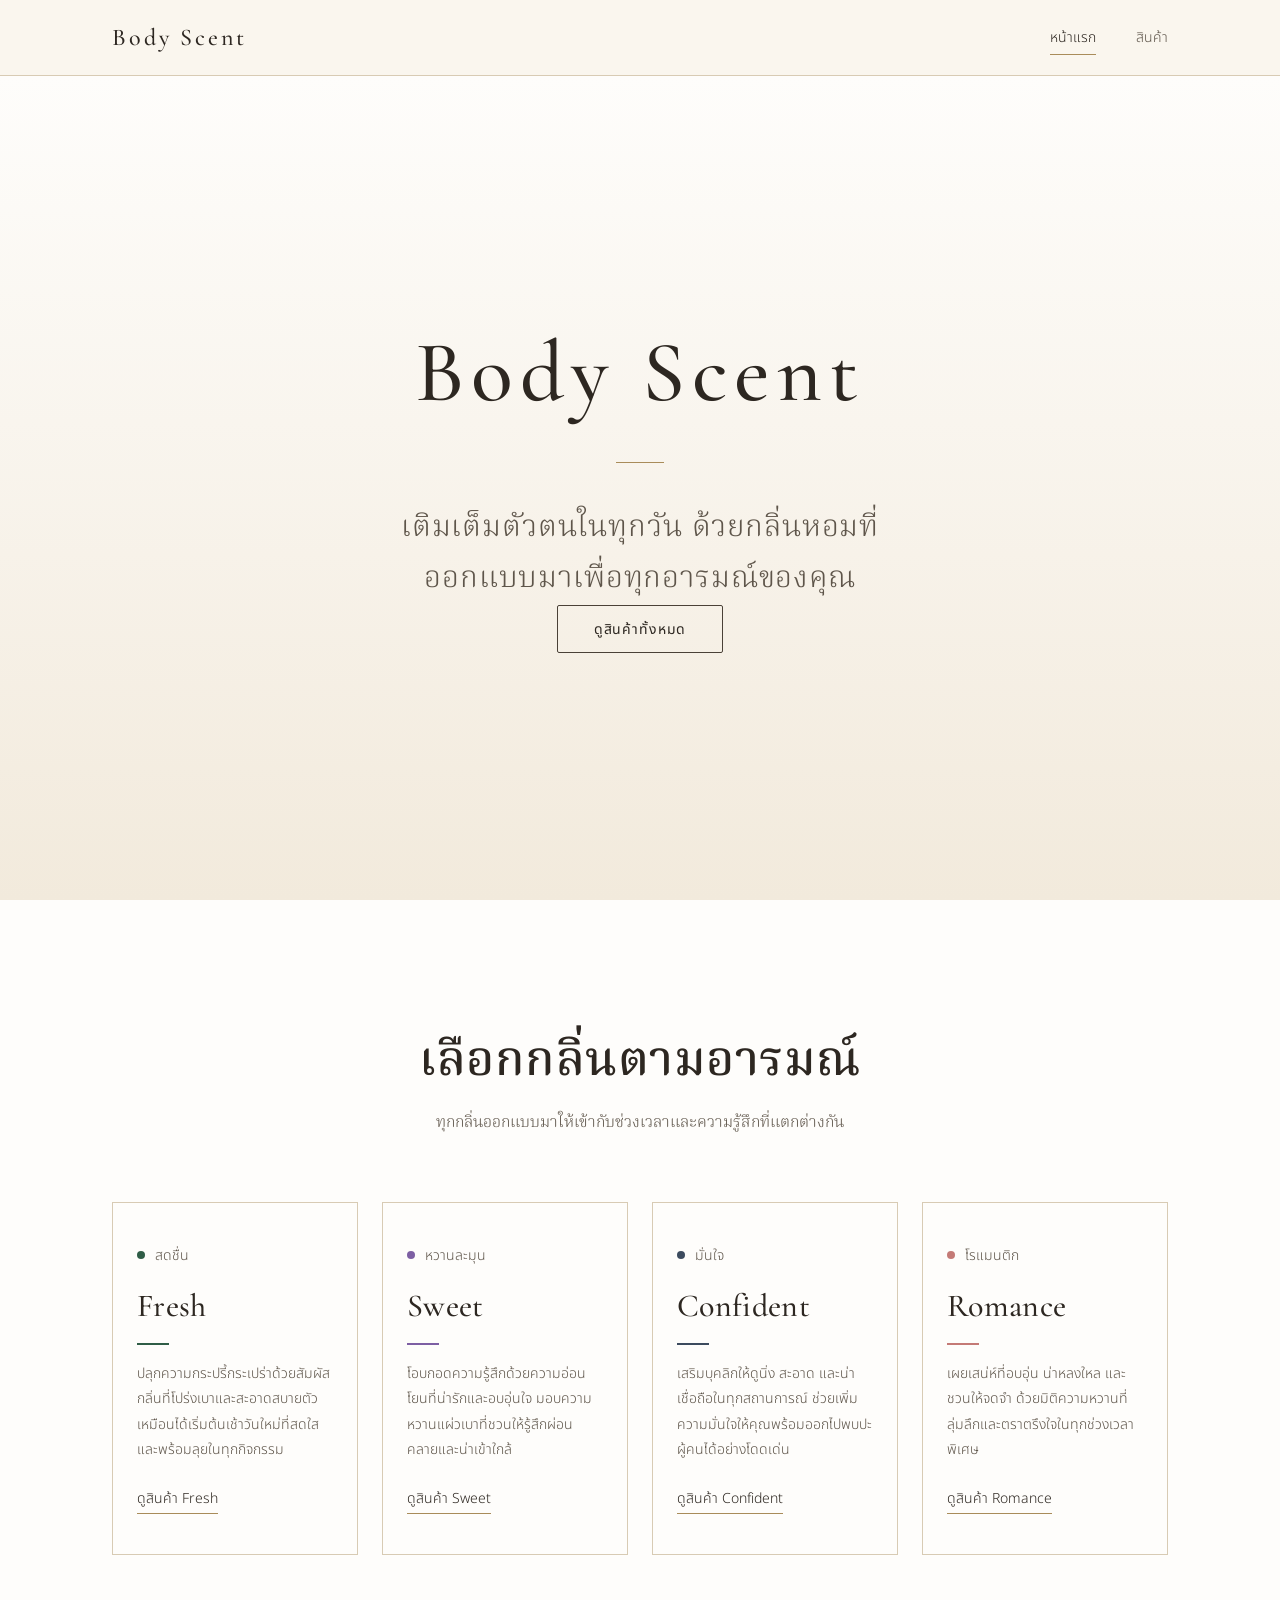
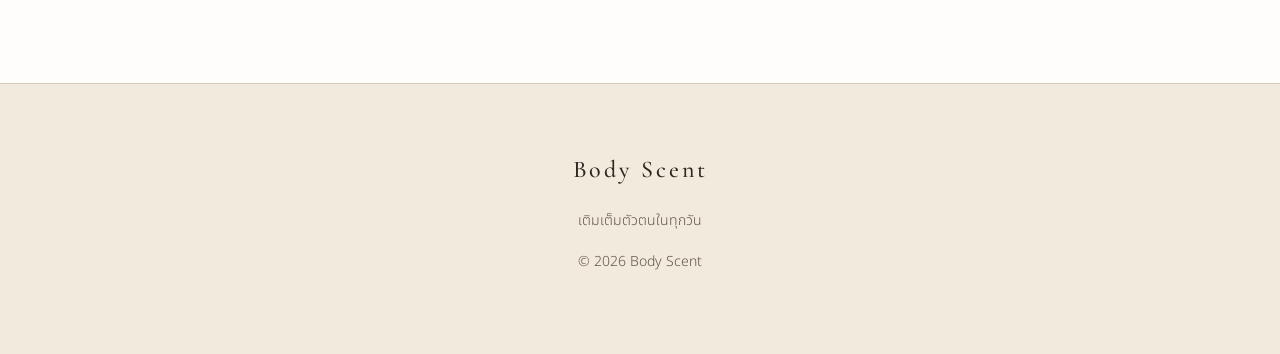
<file: index.html>
<!DOCTYPE html>
<html lang="th">
<head>
  <meta charset="UTF-8">
  <meta name="viewport" content="width=device-width, initial-scale=1">
  <title>Body Scent — น้ำหอมฉีดตัวและโรลออนสำหรับทุกอารมณ์</title>
  <meta name="description" content="Body Scent เติมเต็มตัวตนในทุกวัน ด้วยกลิ่นหอมที่ออกแบบมาเพื่อทุกอารมณ์ของคุณ">
  <link rel="stylesheet" href="style.css">
</head>
<body>

  <header class="site-header">
    <div class="container site-header__inner">
      <a class="brand" href="index.html">Body Scent</a>
      <nav class="nav" aria-label="เมนูหลัก">
        <a href="index.html" aria-current="page">หน้าแรก</a>
        <a href="product.html">สินค้า</a>
      </nav>
    </div>
  </header>

  <main>

    <section class="hero hero--full">
      <div class="container">
        <h1 class="hero__title">
          <span class="hero__brand">Body Scent</span>
          <hr class="rule">
          <span class="hero__tagline">เติมเต็มตัวตนในทุกวัน ด้วยกลิ่นหอมที่ออกแบบมาเพื่อทุกอารมณ์ของคุณ</span>
        </h1>
        <a class="btn" href="product.html">ดูสินค้าทั้งหมด</a>
      </div>
    </section>

    <section class="section section--white" id="moods">
      <div class="container">
        <div class="section__head">
          <h2>เลือกกลิ่นตามอารมณ์</h2>
          <p>ทุกกลิ่นออกแบบมาให้เข้ากับช่วงเวลาและความรู้สึกที่แตกต่างกัน</p>
        </div>

        <div class="mood-grid">

          <a class="mood-card mood--fresh" href="product.html?mood=fresh">
            <span class="mood-label"><span class="mood-dot"></span>สดชื่น</span>
            <h3>Fresh</h3>
            <span class="mood-rule"></span>
            <p>ปลุกความกระปรี้กระเปร่าด้วยสัมผัสกลิ่นที่โปร่งเบาและสะอาดสบายตัว เหมือนได้เริ่มต้นเช้าวันใหม่ที่สดใสและพร้อมลุยในทุกกิจกรรม</p>
            <span class="mood-card__cta">ดูสินค้า Fresh</span>
          </a>

          <a class="mood-card mood--sweet" href="product.html?mood=sweet">
            <span class="mood-label"><span class="mood-dot"></span>หวานละมุน</span>
            <h3>Sweet</h3>
            <span class="mood-rule"></span>
            <p>โอบกอดความรู้สึกด้วยความอ่อนโยนที่น่ารักและอบอุ่นใจ มอบความหวานแผ่วเบาที่ชวนให้รู้สึกผ่อนคลายและน่าเข้าใกล้</p>
            <span class="mood-card__cta">ดูสินค้า Sweet</span>
          </a>

          <a class="mood-card mood--confident" href="product.html?mood=confident">
            <span class="mood-label"><span class="mood-dot"></span>มั่นใจ</span>
            <h3>Confident</h3>
            <span class="mood-rule"></span>
            <p>เสริมบุคลิกให้ดูนิ่ง สะอาด และน่าเชื่อถือในทุกสถานการณ์ ช่วยเพิ่มความมั่นใจให้คุณพร้อมออกไปพบปะผู้คนได้อย่างโดดเด่น</p>
            <span class="mood-card__cta">ดูสินค้า Confident</span>
          </a>

          <a class="mood-card mood--romance" href="product.html?mood=romance">
            <span class="mood-label"><span class="mood-dot"></span>โรแมนติก</span>
            <h3>Romance</h3>
            <span class="mood-rule"></span>
            <p>เผยเสน่ห์ที่อบอุ่น น่าหลงใหล และชวนให้จดจำ ด้วยมิติความหวานที่ลุ่มลึกและตราตรึงใจในทุกช่วงเวลาพิเศษ</p>
            <span class="mood-card__cta">ดูสินค้า Romance</span>
          </a>

        </div>
      </div>
    </section>

  </main>

  <footer class="site-footer">
    <div class="container">
      <a class="brand" href="index.html">Body Scent</a>
      <p>เติมเต็มตัวตนในทุกวัน</p>
      <p>&copy; 2026 Body Scent</p>
    </div>
  </footer>

  <script src="script.js"></script>
</body>
</html>
</file>
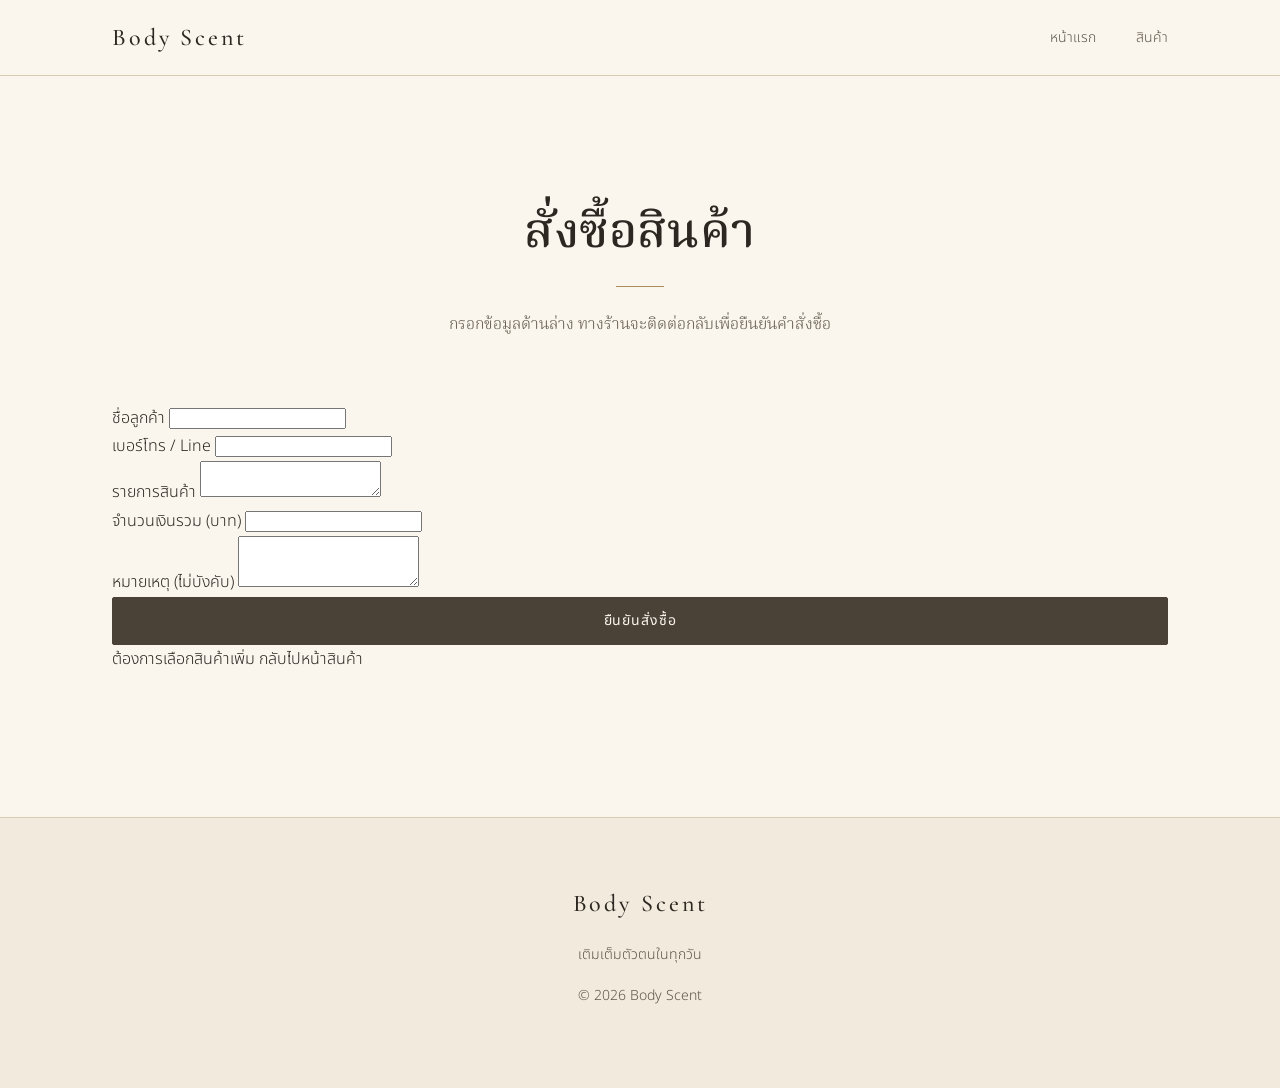
<file: order.html>
<!DOCTYPE html>
<html lang="th">
<head>
  <meta charset="UTF-8">
  <meta name="viewport" content="width=device-width, initial-scale=1">
  <title>สั่งซื้อสินค้า — Body Scent</title>
  <link rel="stylesheet" href="style.css">
</head>
<body>

  <header class="site-header">
    <div class="container site-header__inner">
      <a class="brand" href="index.html">Body Scent</a>
      <nav class="nav" aria-label="เมนูหลัก">
        <a href="index.html">หน้าแรก</a>
        <a href="product.html">สินค้า</a>
      </nav>
    </div>
  </header>

  <main>
    <section class="section">
      <div class="container">

        <div class="section__head">
          <h1 class="page-title">สั่งซื้อสินค้า</h1>
          <hr class="rule">
          <p>กรอกข้อมูลด้านล่าง ทางร้านจะติดต่อกลับเพื่อยืนยันคำสั่งซื้อ</p>
        </div>

        <form id="orderForm" class="order-form">

          <div class="field">
            <label for="customerName">ชื่อลูกค้า</label>
            <input type="text" id="customerName" name="customerName" autocomplete="name" required>
          </div>

          <div class="field">
            <label for="contact">เบอร์โทร / Line</label>
            <input type="text" id="contact" name="contact" autocomplete="tel" required>
          </div>

          <div class="field">
            <label for="items">รายการสินค้า</label>
            <textarea id="items" name="items" rows="2" required></textarea>
          </div>

          <div class="field">
            <label for="total">จำนวนเงินรวม (บาท)</label>
            <input type="text" id="total" name="total" inputmode="decimal" required>
          </div>

          <div class="field">
            <label for="note">หมายเหตุ (ไม่บังคับ)</label>
            <textarea id="note" name="note" rows="3"></textarea>
          </div>

          <button type="submit" class="btn btn--solid btn--block">ยืนยันสั่งซื้อ</button>

          <p class="form-note">ต้องการเลือกสินค้าเพิ่ม <a href="product.html">กลับไปหน้าสินค้า</a></p>

        </form>

      </div>
    </section>
  </main>

  <footer class="site-footer">
    <div class="container">
      <a class="brand" href="index.html">Body Scent</a>
      <p>เติมเต็มตัวตนในทุกวัน</p>
      <p>&copy; 2026 Body Scent</p>
    </div>
  </footer>

  <script src="script.js"></script>
</body>
</html>
</file>
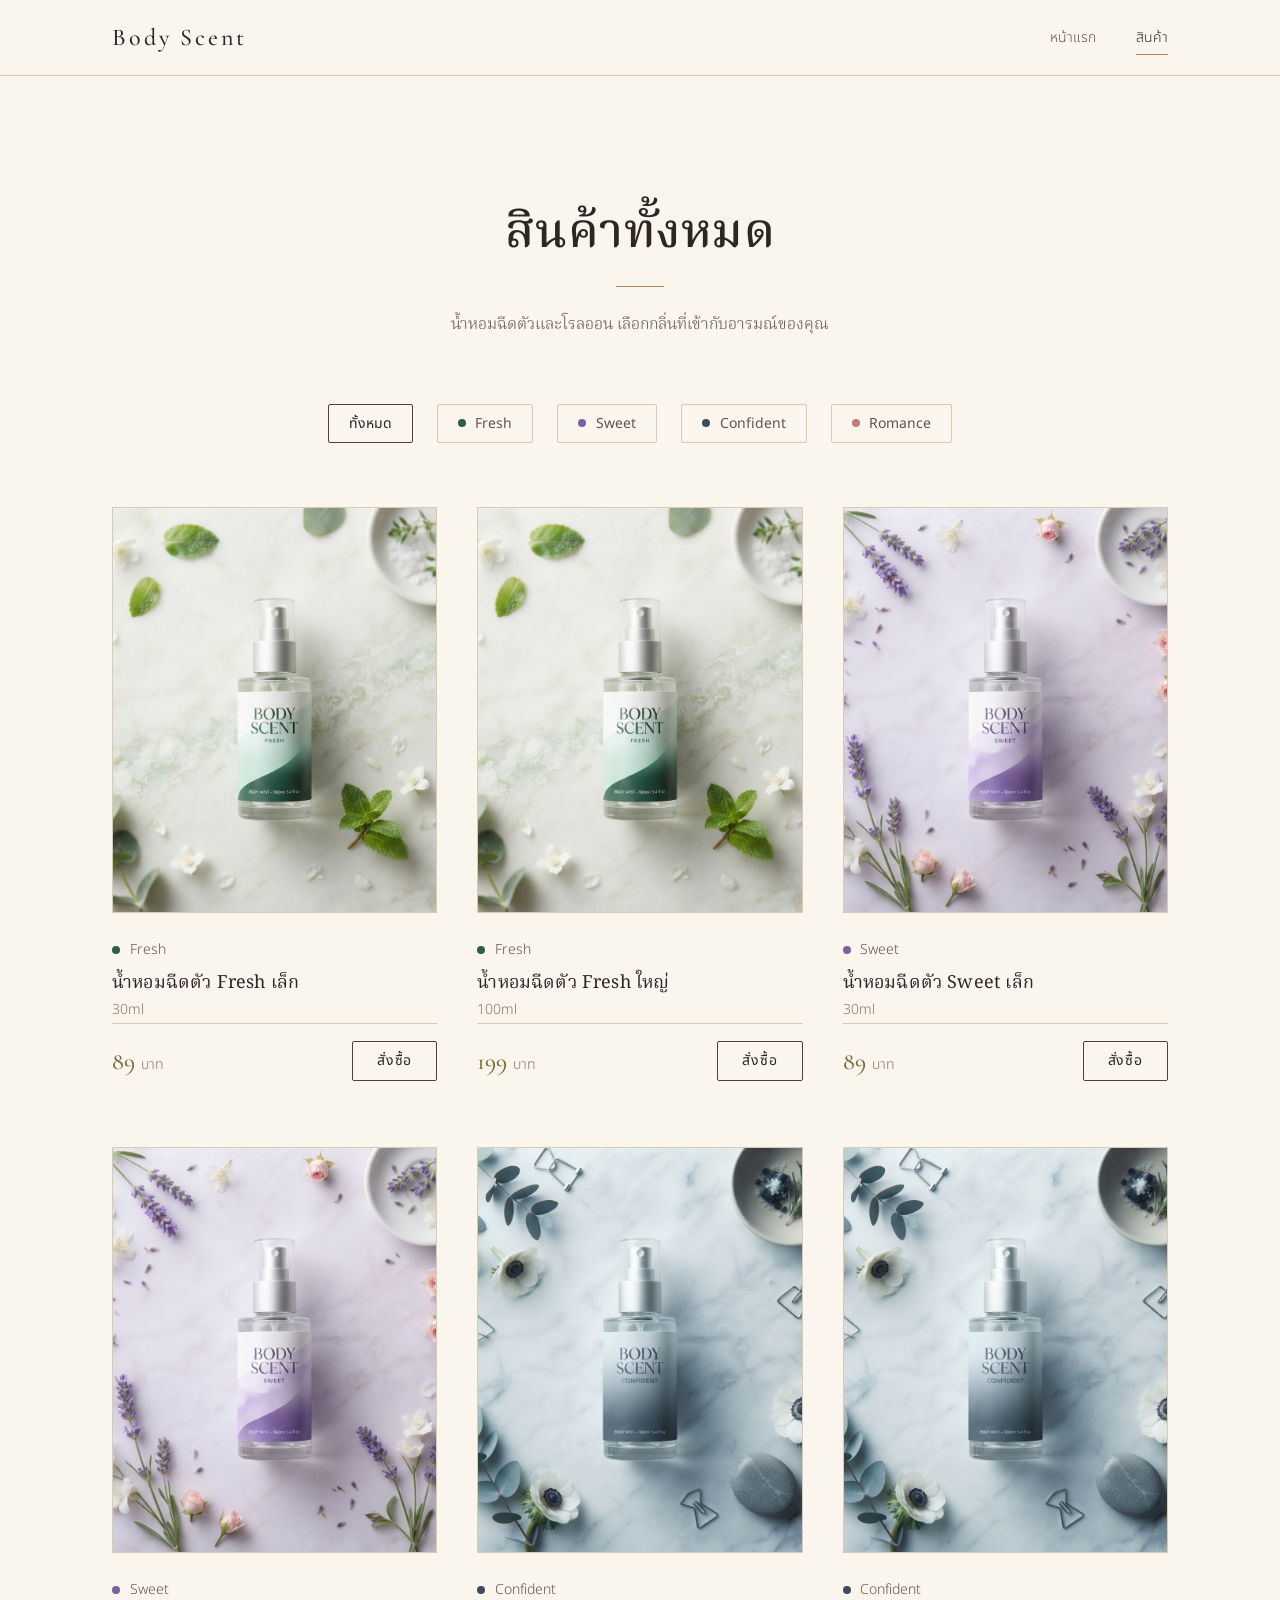
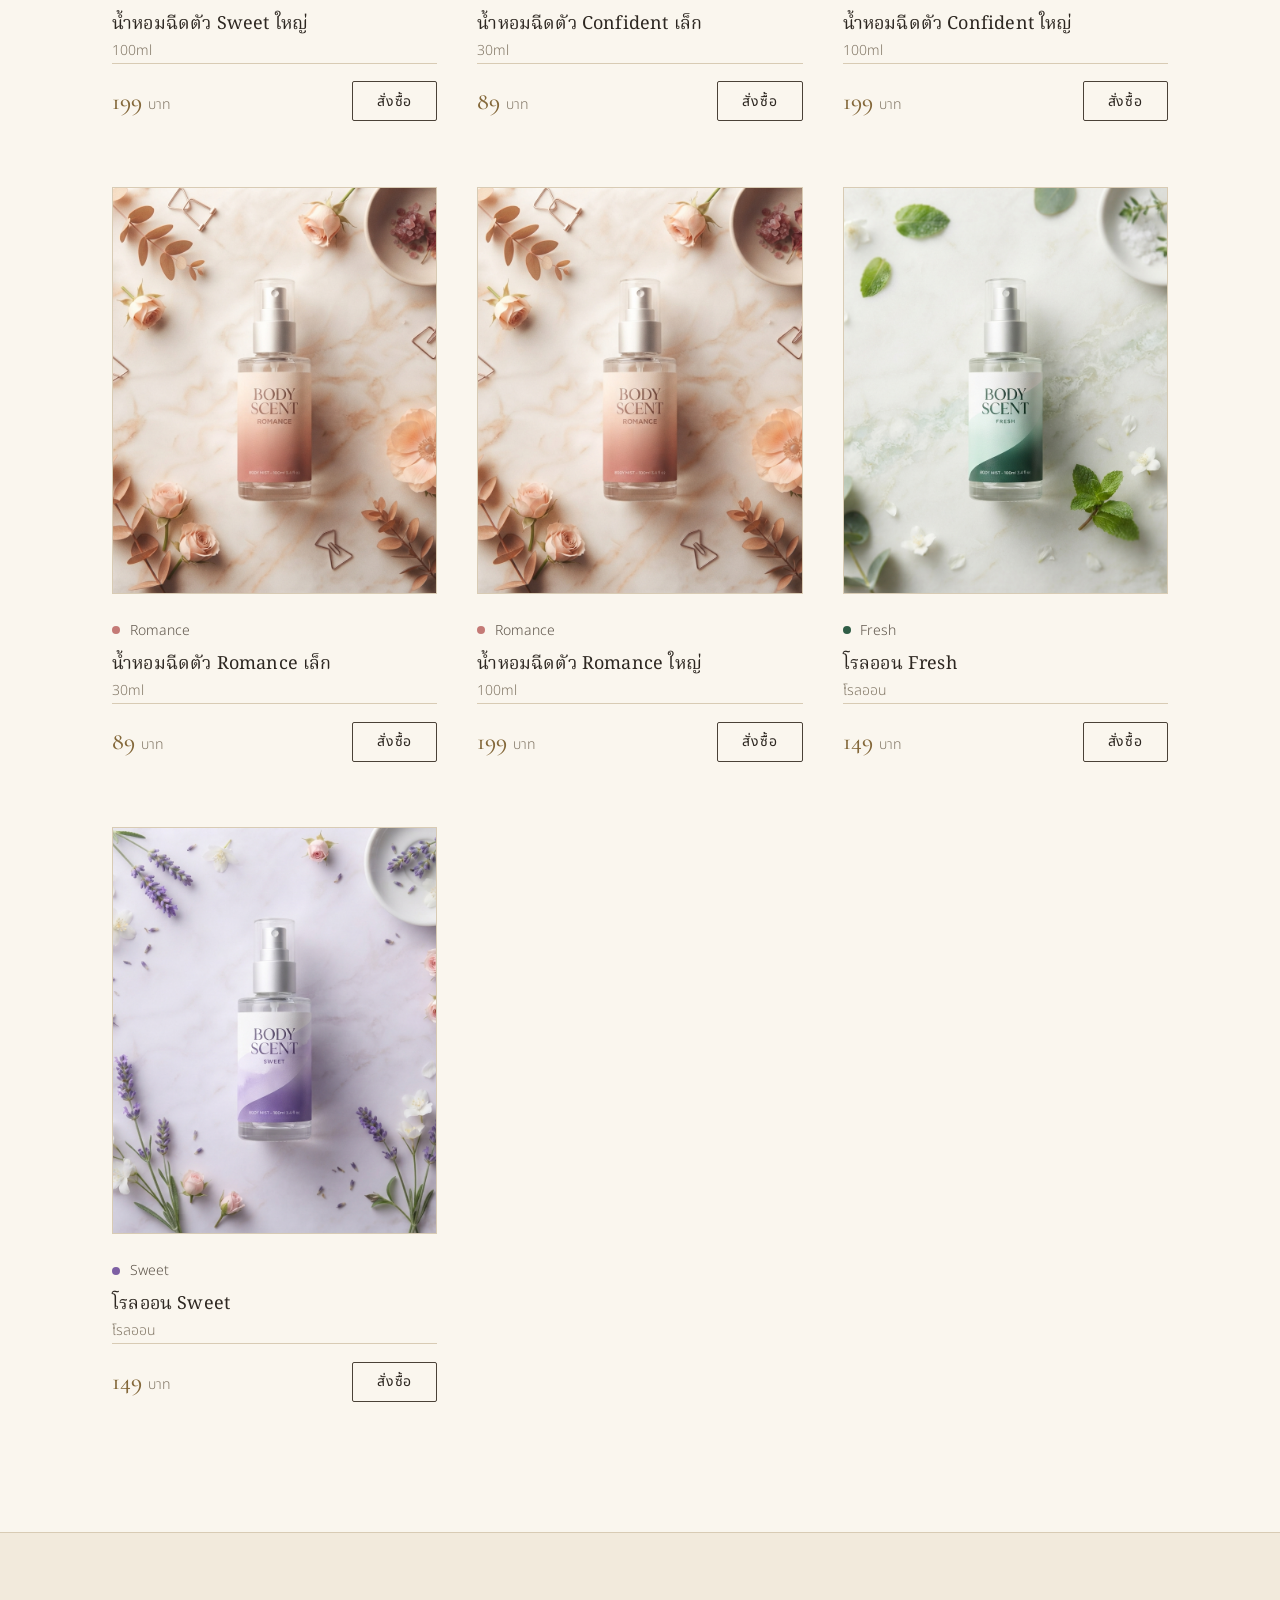
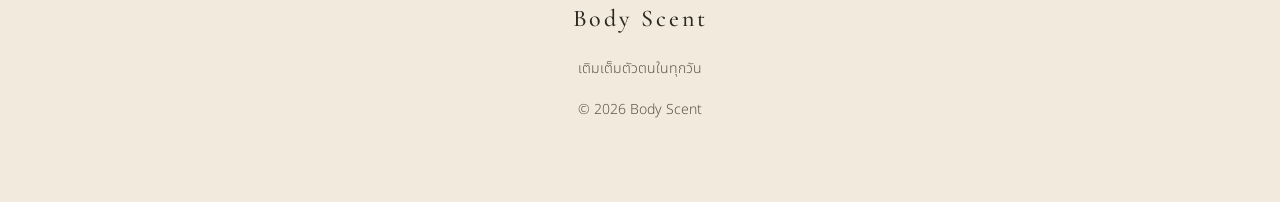
<file: product.html>
<!DOCTYPE html>
<html lang="th">
<head>
  <meta charset="UTF-8">
  <meta name="viewport" content="width=device-width, initial-scale=1">
  <title>สินค้าทั้งหมด — Body Scent</title>
  <meta name="description" content="น้ำหอมฉีดตัวและโรลออน Body Scent เลือกตามอารมณ์ Fresh, Sweet, Confident และ Romance">
  <link rel="stylesheet" href="style.css">
</head>
<body>

  <header class="site-header">
    <div class="container site-header__inner">
      <a class="brand" href="index.html">Body Scent</a>
      <nav class="nav" aria-label="เมนูหลัก">
        <a href="index.html">หน้าแรก</a>
        <a href="product.html" aria-current="page">สินค้า</a>
      </nav>
    </div>
  </header>

  <main>
    <section class="section">
      <div class="container">

        <div class="section__head">
          <h1 class="page-title">สินค้าทั้งหมด</h1>
          <hr class="rule">
          <p>น้ำหอมฉีดตัวและโรลออน เลือกกลิ่นที่เข้ากับอารมณ์ของคุณ</p>
        </div>

        <div id="filter-bar"></div>

        <div id="product-list"></div>

      </div>
    </section>
  </main>

  <footer class="site-footer">
    <div class="container">
      <a class="brand" href="index.html">Body Scent</a>
      <p>เติมเต็มตัวตนในทุกวัน</p>
      <p>&copy; 2026 Body Scent</p>
    </div>
  </footer>

  <script src="script.js"></script>
</body>
</html>
</file>
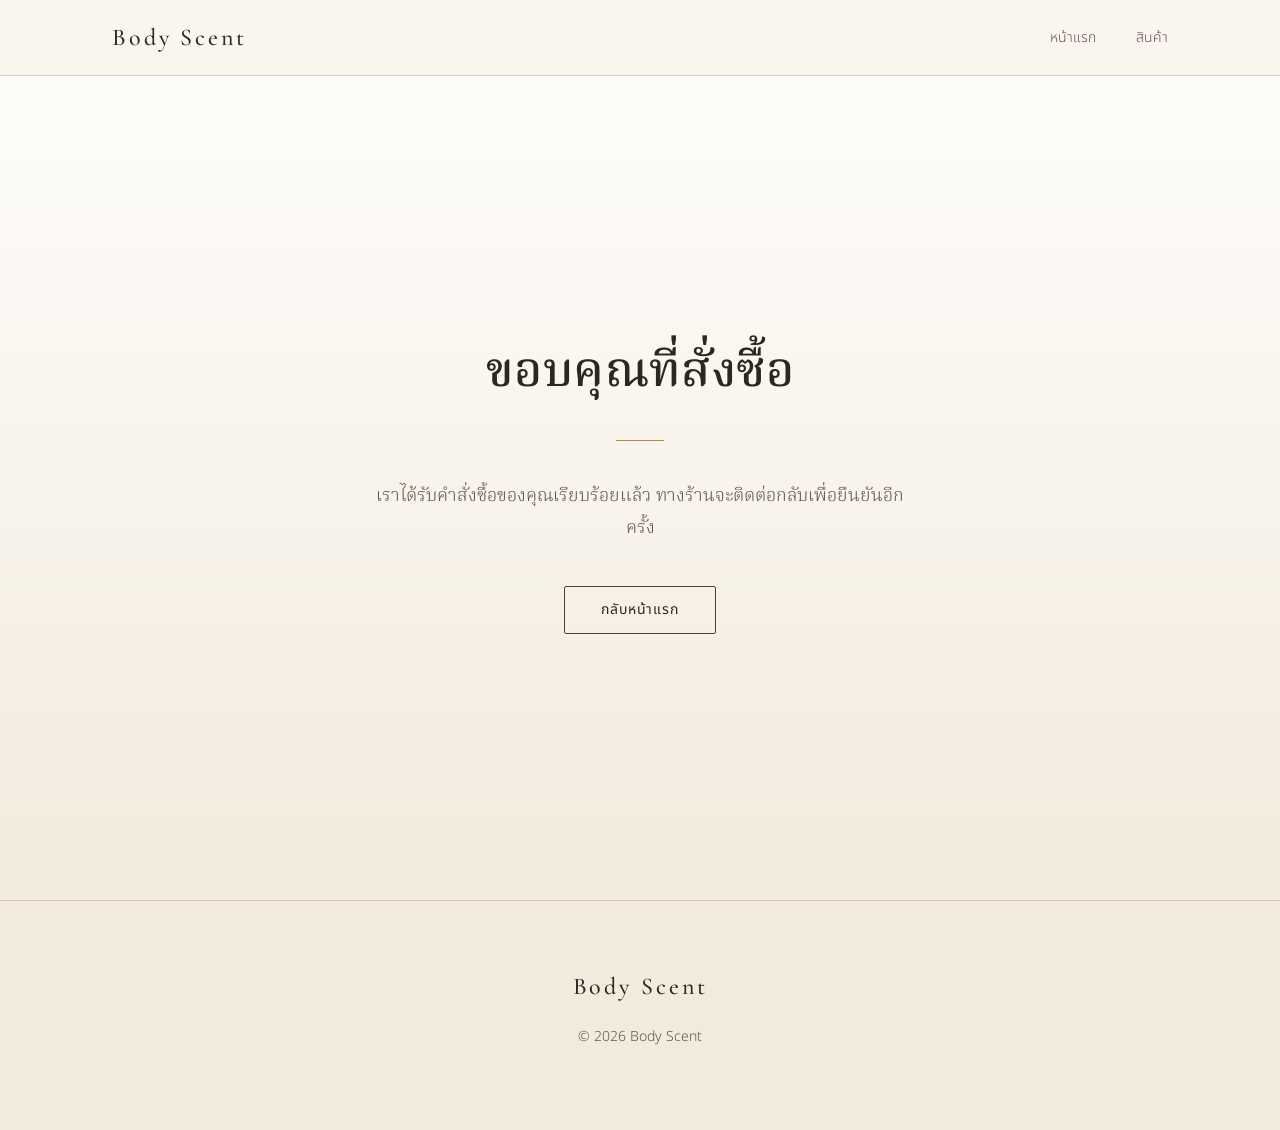
<file: thankyou.html>
<!DOCTYPE html>
<html lang="th">
<head>
  <meta charset="UTF-8">
  <meta name="viewport" content="width=device-width, initial-scale=1">
  <title>ขอบคุณที่สั่งซื้อ — Body Scent</title>
  <link rel="stylesheet" href="style.css">
</head>
<body>

  <header class="site-header">
    <div class="container site-header__inner">
      <a class="brand" href="index.html">Body Scent</a>
      <nav class="nav" aria-label="เมนูหลัก">
        <a href="index.html">หน้าแรก</a>
        <a href="product.html">สินค้า</a>
      </nav>
    </div>
  </header>

  <main>
    <section class="hero hero--full">
      <div class="container">
        <h1 class="hero__title page-title">ขอบคุณที่สั่งซื้อ</h1>
        <hr class="rule">
        <p class="hero__lead">เราได้รับคำสั่งซื้อของคุณเรียบร้อยแล้ว ทางร้านจะติดต่อกลับเพื่อยืนยันอีกครั้ง</p>
        <a class="btn" href="index.html">กลับหน้าแรก</a>
      </div>
    </section>
  </main>

  <footer class="site-footer">
    <div class="container">
      <a class="brand" href="index.html">Body Scent</a>
      <p>&copy; 2026 Body Scent</p>
    </div>
  </footer>

  <script src="script.js"></script>
</body>
</html>
</file>
<file: style.css>
/* ==========================================================================
   Body Scent — theme
   โทนพรีเมียม เรียบหรู มินิมอล | ขาว-ครีม-เบจเข้ม + สีเน้นทอง/บรอนซ์
   ========================================================================== */

@import url("https://fonts.googleapis.com/css2?family=Cormorant+Garamond:wght@400;500;600&family=Noto+Sans+Thai:wght@300;400;500&family=Noto+Serif+Thai:wght@300;400;500&display=swap");

/* --------------------------------------------------------------------------
   1. Design tokens
   -------------------------------------------------------------------------- */
:root {
  /* พื้นหลัง */
  --color-white: #fefdfb;
  --color-ivory: #faf6ee;
  --color-cream: #f2eadc;
  --color-beige: #e3d6c0;
  --color-beige-deep: #b8a584;

  /* ตัวอักษร */
  --color-ink: #2d2721;
  --color-ink-soft: #5e554a;
  --color-ink-muted: #837867;

  /* สีเน้น ทอง/บรอนซ์ */
  --color-accent: #a98c5a;
  --color-accent-deep: #84683a;

  /* เส้นขอบ */
  --color-line: #d8cbb4;
  --color-line-strong: #4a4137;

  /* สีของแต่ละ mood (ใช้เป็นจุดเล็กๆ เท่านั้น) */
  --mood-fresh: #2f5d46;
  --mood-sweet: #7d5fa3;
  --mood-confident: #3c4b5e;
  --mood-romance: #c47a76;

  /* ฟอนต์ */
  --font-display: "Cormorant Garamond", "Noto Serif Thai", Georgia, serif;
  --font-serif: "Noto Serif Thai", "Cormorant Garamond", Georgia, serif;
  --font-sans: "Noto Sans Thai", "Helvetica Neue", Arial, sans-serif;

  /* ขนาดตัวอักษร */
  --text-sm: 0.875rem;
  --text-base: 1rem;
  --text-lg: 1.125rem;
  --text-xl: clamp(1.5rem, 1.2rem + 1vw, 2rem);
  --text-2xl: clamp(2rem, 1.5rem + 2vw, 3rem);
  --text-hero: clamp(2.75rem, 1.8rem + 4.5vw, 5.5rem);

  /* ระยะห่าง */
  --space-1: 0.5rem;
  --space-2: 1rem;
  --space-3: 1.5rem;
  --space-4: 2.5rem;
  --space-5: 4rem;
  --space-6: 6rem;
  --space-7: 9rem;

  --container: 72rem;
  --container-narrow: 40rem;
  --gutter: clamp(1.25rem, 5vw, 3rem);
  --section-space: clamp(5rem, 10vw, 9rem);

  --radius: 2px;
  --line: 1px solid var(--color-line);
  --transition: 240ms ease;
}

/* --------------------------------------------------------------------------
   2. Reset & base
   -------------------------------------------------------------------------- */
*,
*::before,
*::after {
  box-sizing: border-box;
}

html {
  -webkit-text-size-adjust: 100%;
  scroll-behavior: smooth;
}

body {
  margin: 0;
  background: var(--color-ivory);
  color: var(--color-ink);
  font-family: var(--font-sans);
  font-size: var(--text-base);
  font-weight: 300;
  line-height: 1.8;
  -webkit-font-smoothing: antialiased;
  text-rendering: optimizeLegibility;
}

img,
picture,
svg {
  display: block;
  max-width: 100%;
}

img {
  height: auto;
}

a {
  color: inherit;
  text-decoration: none;
}

p {
  margin: 0 0 var(--space-2);
}

ul,
ol {
  margin: 0;
  padding: 0;
  list-style: none;
}

h1,
h2,
h3,
h4 {
  margin: 0 0 var(--space-2);
  font-family: var(--font-display);
  font-weight: 500;
  line-height: 1.35;
  letter-spacing: 0.01em;
  color: var(--color-ink);
}

h1 { font-size: var(--text-hero); line-height: 1.2; }
h2 { font-size: var(--text-2xl); }
h3 { font-size: var(--text-xl); }
h4 { font-size: var(--text-lg); }

::selection {
  background: var(--color-beige);
  color: var(--color-ink);
}

:focus-visible {
  outline: 1px solid var(--color-accent-deep);
  outline-offset: 4px;
}

/* --------------------------------------------------------------------------
   3. Layout
   -------------------------------------------------------------------------- */
.container {
  width: 100%;
  max-width: var(--container);
  margin-inline: auto;
  padding-inline: var(--gutter);
}

.container--narrow {
  max-width: var(--container-narrow);
}

.section {
  padding-block: var(--section-space);
}

.section--cream {
  background: var(--color-cream);
}

.section--white {
  background: var(--color-white);
}

.section + .section--white,
.section--white + .section {
  border-top: var(--line);
}

.section__head {
  max-width: var(--container-narrow);
  margin: 0 auto var(--space-5);
  text-align: center;
}

.section__head p {
  color: var(--color-ink-soft);
  font-family: var(--font-serif);
}

.text-center { text-align: center; }

.stack > * + * { margin-top: var(--space-3); }

/* เส้นแบ่งบางๆ สีทอง */
.rule {
  width: 3rem;
  height: 1px;
  margin: var(--space-3) auto;
  border: 0;
  background: var(--color-accent);
}

/* --------------------------------------------------------------------------
   4. Header & navigation
   -------------------------------------------------------------------------- */
.site-header {
  position: sticky;
  top: 0;
  z-index: 20;
  background: rgba(250, 246, 238, 0.92);
  backdrop-filter: blur(8px);
  border-bottom: var(--line);
}

.site-header__inner {
  display: flex;
  align-items: center;
  justify-content: space-between;
  gap: var(--space-3);
  padding-block: var(--space-2);
}

.brand {
  font-family: var(--font-display);
  font-size: 1.5rem;
  font-weight: 500;
  letter-spacing: 0.12em;
  color: var(--color-ink);
}

.nav {
  display: flex;
  align-items: center;
  gap: var(--space-4);
}

.nav a {
  font-size: var(--text-sm);
  color: var(--color-ink-soft);
  padding-block: 0.25rem;
  border-bottom: 1px solid transparent;
  transition: color var(--transition), border-color var(--transition);
}

.nav a:hover,
.nav a[aria-current="page"] {
  color: var(--color-ink);
  border-color: var(--color-accent);
}

/* --------------------------------------------------------------------------
   5. Buttons
   -------------------------------------------------------------------------- */
.btn {
  display: inline-flex;
  align-items: center;
  justify-content: center;
  min-height: 3rem;
  padding: 0.75rem 2.25rem;
  border: 1px solid var(--color-line-strong);
  border-radius: var(--radius);
  background: transparent;
  color: var(--color-ink);
  font-family: var(--font-sans);
  font-size: var(--text-sm);
  font-weight: 400;
  letter-spacing: 0.06em;
  line-height: 1.4;
  cursor: pointer;
  transition: background var(--transition), color var(--transition), border-color var(--transition);
}

.btn:hover {
  background: var(--color-line-strong);
  color: var(--color-ivory);
}

.btn--solid {
  background: var(--color-line-strong);
  color: var(--color-ivory);
}

.btn--solid:hover {
  background: var(--color-accent-deep);
  border-color: var(--color-accent-deep);
}

.btn--small {
  min-height: 2.5rem;
  padding: 0.5rem 1.5rem;
}

.btn--block {
  display: flex;
  width: 100%;
}

/* --------------------------------------------------------------------------
   6. Hero
   -------------------------------------------------------------------------- */
.hero {
  padding-block: clamp(5rem, 14vw, 11rem);
  text-align: center;
  background: linear-gradient(to bottom, var(--color-white), var(--color-cream));
}

.hero h1 {
  max-width: 14ch;
  margin-inline: auto;
}

.hero__lead {
  max-width: 34rem;
  margin: var(--space-3) auto var(--space-4);
  font-family: var(--font-serif);
  font-size: var(--text-lg);
  color: var(--color-ink-soft);
}

/* --------------------------------------------------------------------------
   7. Mood — สีแตะเบาๆ เป็นจุดและเส้นเล็กๆ เท่านั้น
   -------------------------------------------------------------------------- */
.mood--fresh      { --mood: var(--mood-fresh); }
.mood--sweet      { --mood: var(--mood-sweet); }
.mood--confident  { --mood: var(--mood-confident); }
.mood--romance    { --mood: var(--mood-romance); }

.mood-dot {
  display: inline-block;
  width: 0.5rem;
  height: 0.5rem;
  border-radius: 50%;
  background: var(--mood, var(--color-accent));
  vertical-align: middle;
}

.mood-label {
  display: inline-flex;
  align-items: center;
  gap: 0.6rem;
  font-size: var(--text-sm);
  color: var(--color-ink-soft);
}

/* เส้นสั้นใต้หัวข้อ */
.mood-rule {
  display: block;
  width: 2rem;
  height: 2px;
  margin-block: var(--space-2);
  background: var(--mood, var(--color-accent));
}

/* --------------------------------------------------------------------------
   8. Filters
   -------------------------------------------------------------------------- */
.filters {
  display: flex;
  flex-wrap: wrap;
  justify-content: center;
  gap: var(--space-1) var(--space-3);
  margin-bottom: var(--space-5);
}

.filter {
  display: inline-flex;
  align-items: center;
  gap: 0.6rem;
  padding: 0.5rem 1.25rem;
  border: 1px solid var(--color-line);
  border-radius: var(--radius);
  background: transparent;
  color: var(--color-ink-soft);
  font-family: var(--font-sans);
  font-size: var(--text-sm);
  cursor: pointer;
  transition: border-color var(--transition), color var(--transition);
}

.filter:hover,
.filter[aria-pressed="true"],
.filter.is-active {
  border-color: var(--color-line-strong);
  color: var(--color-ink);
}

/* --------------------------------------------------------------------------
   9. Product grid & card
   -------------------------------------------------------------------------- */
.product-grid {
  display: grid;
  grid-template-columns: repeat(auto-fill, minmax(15.5rem, 1fr));
  gap: var(--space-5) var(--space-4);
}

.product-card {
  display: flex;
  flex-direction: column;
  background: transparent;
}

.product-card__media {
  aspect-ratio: 4 / 5;
  overflow: hidden;
  background: var(--color-cream);
  border: var(--line);
}

.product-card__media img {
  width: 100%;
  height: 100%;
  object-fit: cover;
}

.product-card__body {
  display: flex;
  flex: 1;
  flex-direction: column;
  padding-top: var(--space-3);
}

.product-card__name {
  margin: var(--space-1) 0 0;
  font-family: var(--font-serif);
  font-size: var(--text-lg);
  font-weight: 400;
  line-height: 1.5;
}

.product-card__meta {
  margin: 0;
  font-size: var(--text-sm);
  color: var(--color-ink-muted);
}

.product-card__desc {
  margin: 0 0 var(--space-3);
  font-size: var(--text-sm);
  color: var(--color-ink-soft);
}

.product-card__footer {
  display: flex;
  align-items: center;
  justify-content: space-between;
  gap: var(--space-2);
  margin-top: auto;
  padding-top: var(--space-2);
  border-top: var(--line);
}

.price {
  font-family: var(--font-display);
  font-size: 1.5rem;
  font-weight: 500;
  color: var(--color-accent-deep);
}

.price small {
  font-family: var(--font-sans);
  font-size: var(--text-sm);
  font-weight: 300;
  color: var(--color-ink-muted);
}

/* --------------------------------------------------------------------------
   10. Footer
   -------------------------------------------------------------------------- */
.site-footer {
  padding-block: var(--space-5);
  border-top: var(--line);
  background: var(--color-cream);
  color: var(--color-ink-soft);
  font-size: var(--text-sm);
  text-align: center;
}

.site-footer .brand {
  display: inline-block;
  margin-bottom: var(--space-2);
}

.site-footer a:hover {
  color: var(--color-accent-deep);
}

/* --------------------------------------------------------------------------
   11. Responsive
   -------------------------------------------------------------------------- */
@media (max-width: 48rem) {
  .nav {
    gap: var(--space-3);
  }

  .section__head {
    margin-bottom: var(--space-4);
  }

  .filters {
    margin-bottom: var(--space-4);
  }

  .product-grid {
    gap: var(--space-4) var(--space-3);
  }
}

@media (max-width: 36rem) {
  .site-header__inner {
    flex-direction: column;
    gap: var(--space-1);
  }

  .product-grid {
    grid-template-columns: 1fr;
  }

  .btn {
    width: 100%;
  }

  .product-card__footer .btn {
    width: auto;
  }
}

/* --------------------------------------------------------------------------
   12. Accessibility
   -------------------------------------------------------------------------- */
@media (prefers-reduced-motion: reduce) {
  html {
    scroll-behavior: auto;
  }

  *,
  *::before,
  *::after {
    transition-duration: 0.01ms !important;
    animation-duration: 0.01ms !important;
  }
}

/* --------------------------------------------------------------------------
   13. Page-specific: index.html & product.html
   -------------------------------------------------------------------------- */

/* Hero เต็มจอ (หักความสูง header ออก) */
.hero--full {
  display: flex;
  align-items: center;
  min-height: calc(100vh - 4.75rem);
  min-height: calc(100svh - 4.75rem);
  padding-block: var(--space-5);
}

.hero .hero__title {
  max-width: none;
  margin: 0;
}

.hero__brand {
  display: block;
  font-family: var(--font-display);
  font-size: var(--text-hero);
  font-weight: 500;
  line-height: 1.15;
  letter-spacing: 0.08em;
}

.hero__tagline {
  display: block;
  max-width: 36rem;
  margin-inline: auto;
  font-family: var(--font-serif);
  font-size: clamp(1.25rem, 1rem + 1.2vw, 1.875rem);
  font-weight: 300;
  line-height: 1.7;
  color: var(--color-ink-soft);
}

.hero--full .rule {
  margin-block: var(--space-4);
}

/* การ์ด mood หน้าแรก */
.mood-grid {
  display: grid;
  grid-template-columns: repeat(4, 1fr);
  gap: var(--space-3);
}

.mood-card {
  display: flex;
  flex-direction: column;
  padding: var(--space-4) var(--space-3);
  border: var(--line);
  background: transparent;
  transition: border-color var(--transition);
}

.mood-card:hover,
.mood-card:focus-visible {
  border-color: var(--color-line-strong);
}

.mood-card h3 {
  margin: var(--space-2) 0 0;
}

.mood-card p {
  margin: 0 0 var(--space-3);
  font-size: var(--text-sm);
  color: var(--color-ink-soft);
}

.mood-card__cta {
  align-self: flex-start;
  margin-top: auto;
  padding-bottom: 0.15rem;
  border-bottom: 1px solid var(--color-accent);
  font-size: var(--text-sm);
  color: var(--color-ink);
}

/* หัวข้อหน้าย่อย */
.page-title {
  font-size: var(--text-2xl);
}

@media (max-width: 62rem) {
  .mood-grid {
    grid-template-columns: repeat(2, 1fr);
  }
}

@media (max-width: 36rem) {
  .hero--full {
    min-height: calc(100vh - 7rem);
    min-height: calc(100svh - 7rem);
  }

  .mood-grid {
    grid-template-columns: 1fr;
  }
}
</file>
